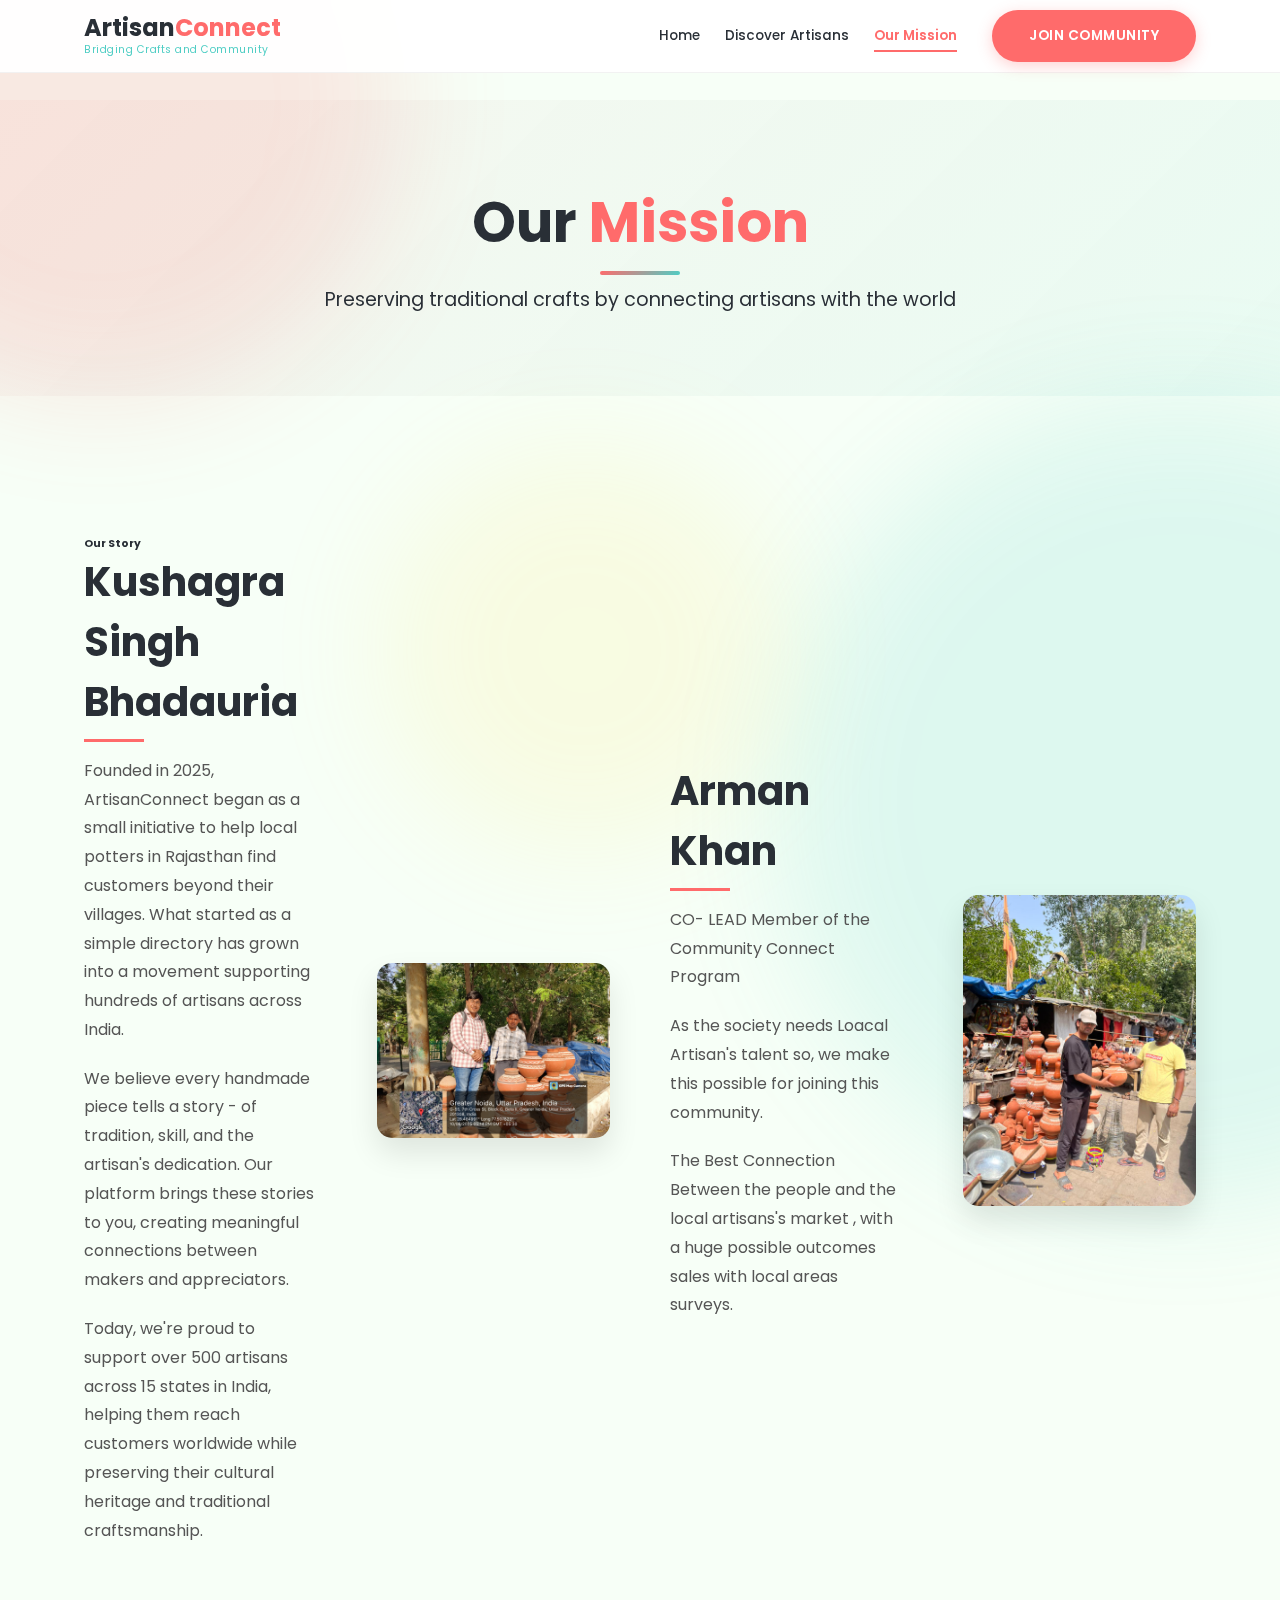
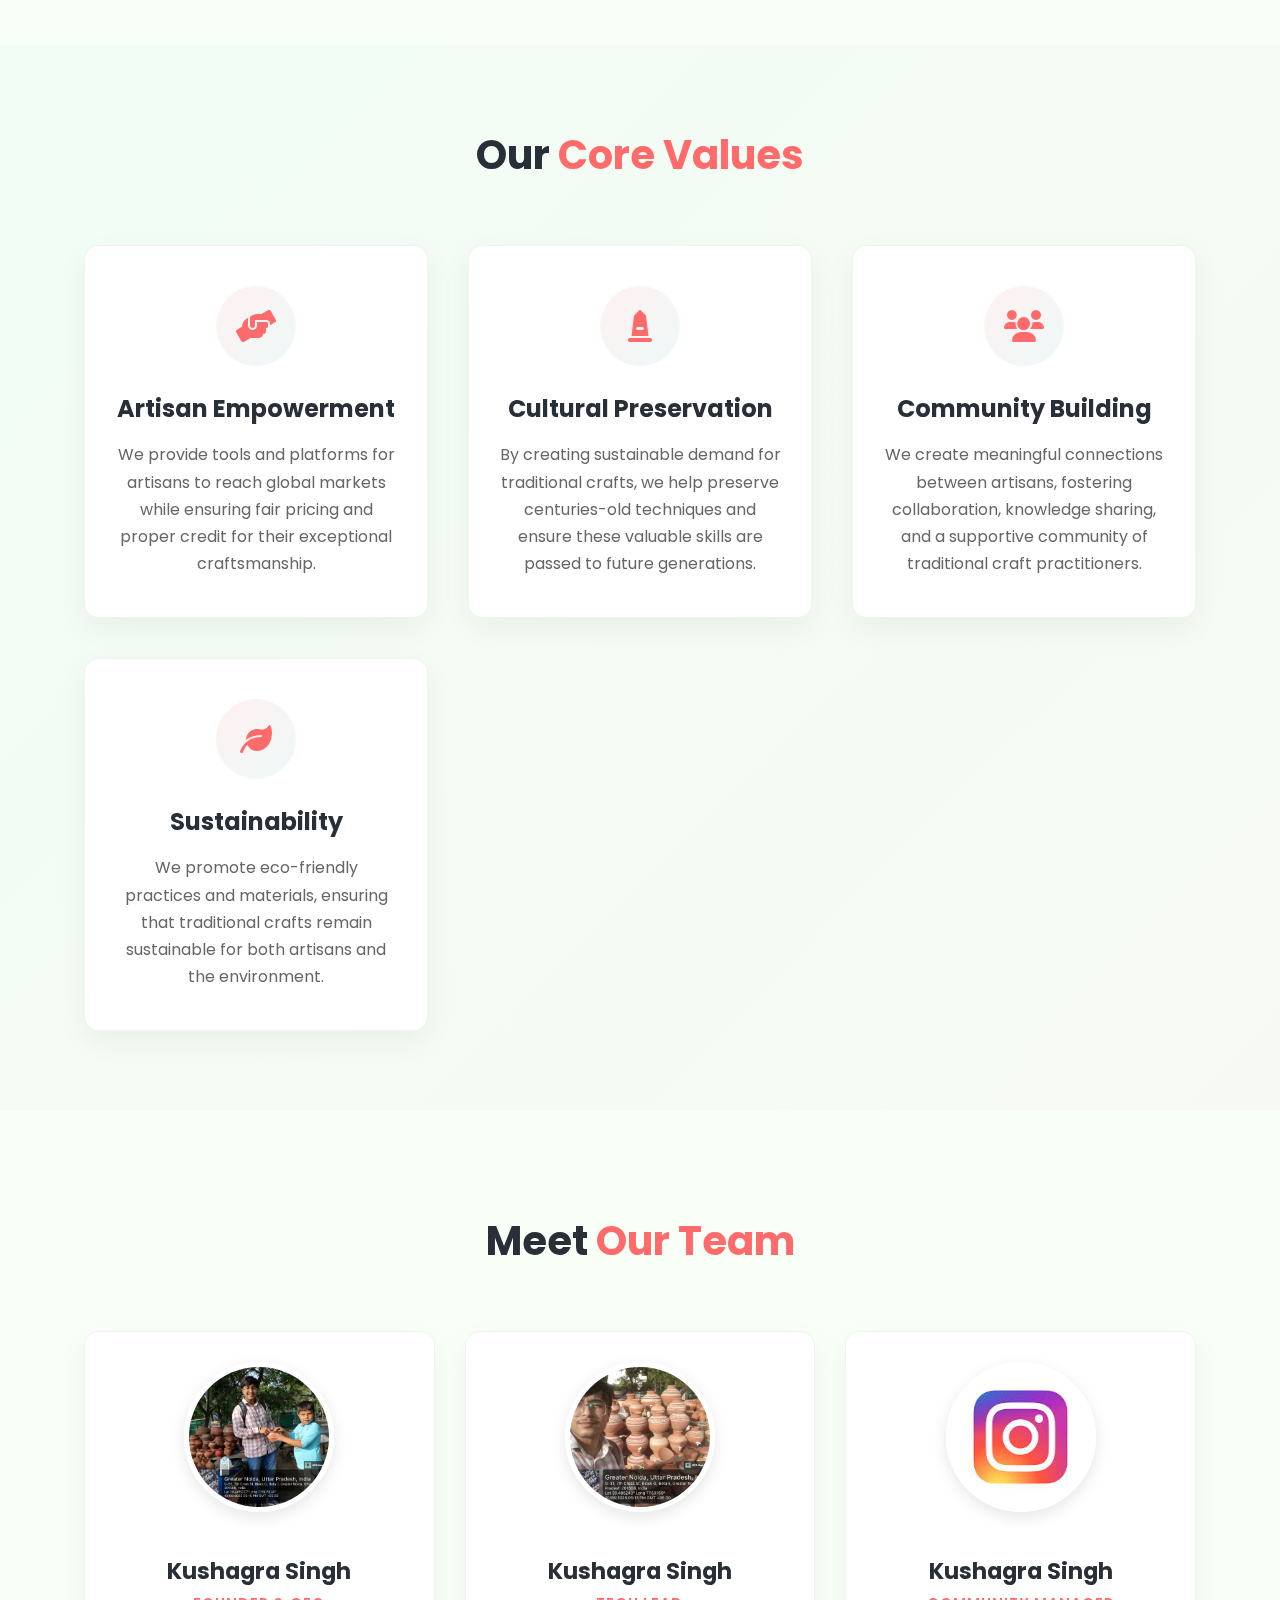
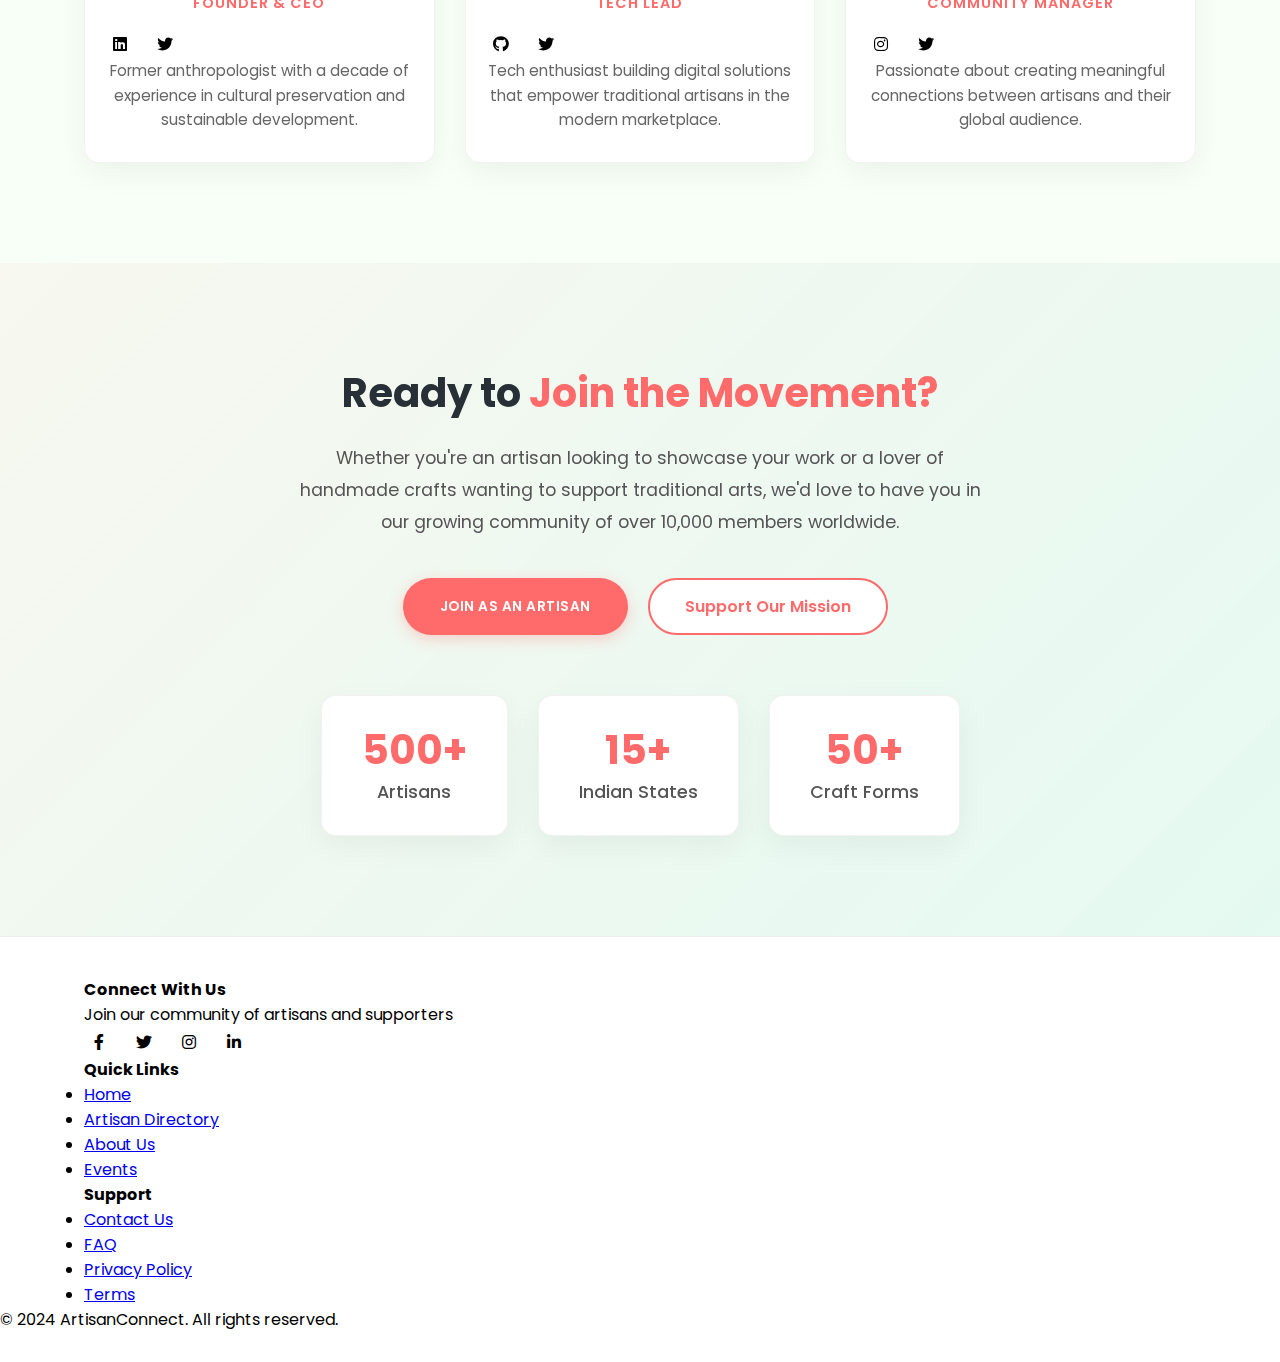
<file: about.html>
<!DOCTYPE html>
<html lang="en">
<head>
    <meta charset="UTF-8">
    <meta name="viewport" content="width=device-width, initial-scale=1.0">
    <title>Our Mission | ArtisanConnect</title>
    <meta name="description" content="Learn about ArtisanConnect's mission to connect artisans with the world and preserve traditional crafts.">
    <link rel="stylesheet" href="css/style.css">
    <link rel="stylesheet" href="css/animations.css">
    <link rel="stylesheet" href="css/about.css">
    <link href="https://fonts.googleapis.com/css2?family=Poppins:wght@300;400;500;600;700&display=swap" rel="stylesheet">
    <link rel="stylesheet" href="https://cdnjs.cloudflare.com/ajax/libs/font-awesome/6.0.0-beta3/css/all.min.css">
</head>
<body class="about-page">
    <!-- Animated Background Elements -->
    <div class="bg-circle circle-1"></div>
    <div class="bg-circle circle-2"></div>
    <div class="bg-circle circle-3"></div>
    
    <header class="main-header">
        <div class="container">
            <a href="index.html" class="logo">
                <h1>Artisan<span>Connect</span></h1>
                <p>Bridging Crafts and Community</p>
            </a>
            <nav>
                <ul>
                    <li><a href="index.html">Home</a></li>
                    <li><a href="artisans.html">Discover Artisans</a></li>
                    <li><a href="about.html" class="active">Our Mission</a></li>
                    <li><a href="/join-community.html" class="btn-cta">Join Community</a></li>
                </ul>
            </nav>
        </div>
    </header>

    <main>
        <section class="about-hero">
            <div class="container">
                <h2 class="animate-pop-in">Our <span>Mission</span></h2>
                <p class="animate-pop-in delay-1">Preserving traditional crafts by connecting artisans with the world</p>
            </div>
        </section>

        <section class="about-story">
        <div class="container">
            <div class="story-content animate-pop-in">
                <h6>Our Story</h6>
                <h3>Kushagra Singh Bhadauria</h3>
                <p>Founded in 2025, ArtisanConnect began as a small initiative to help local potters in Rajasthan find customers beyond their villages. What started as a simple directory has grown into a movement supporting hundreds of artisans across India.</p>
                <p>We believe every handmade piece tells a story - of tradition, skill, and the artisan's dedication. Our platform brings these stories to you, creating meaningful connections between makers and appreciators.</p>
                <p>Today, we're proud to support over 500 artisans across 15 states in India, helping them reach customers worldwide while preserving their cultural heritage and traditional craftsmanship.</p>
            </div>
            <div class="story-image animate-pop-in delay-1">
                <img src="images/1.jpg" alt="Artisans at work" loading="lazy">
            </div>
            <div class="story-content animate-pop-in">
                <h3>Arman Khan</h3>
                <p>CO- LEAD Member of the Community Connect Program</p>
                <p>As the society needs Loacal Artisan's talent so, we make this possible for joining this community.</p>
                <p>The Best Connection Between the people and the local artisans's market , with a huge possible outcomes sales with local areas surveys. </p>
            </div>
            <div class="story-image animate-pop-in delay-1">
                <img src="images/4.jpg" alt="Artisans at work" loading="lazy">
            </div>
        </div>
    </section>

        <section class="about-values">
        <div class="container">
            <h3 class="animate-pop-in">Our <span>Core Values</span></h3>
            <div class="values-grid">
                <div class="value-card animate-pop-in delay-1">
                    <div class="value-icon">
                        <i class="fas fa-hands-helping"></i>
                    </div>
                    <h4>Artisan Empowerment</h4>
                    <p>We provide tools and platforms for artisans to reach global markets while ensuring fair pricing and proper credit for their exceptional craftsmanship.</p>
                </div>
                <div class="value-card animate-pop-in delay-2">
                    <div class="value-icon">
                        <i class="fas fa-monument"></i>
                    </div>
                    <h4>Cultural Preservation</h4>
                    <p>By creating sustainable demand for traditional crafts, we help preserve centuries-old techniques and ensure these valuable skills are passed to future generations.</p>
                </div>
                <div class="value-card animate-pop-in delay-3">
                    <div class="value-icon">
                        <i class="fas fa-users"></i>
                    </div>
                    <h4>Community Building</h4>
                    <p>We create meaningful connections between artisans, fostering collaboration, knowledge sharing, and a supportive community of traditional craft practitioners.</p>
                </div>
                <div class="value-card animate-pop-in delay-4">
                    <div class="value-icon">
                        <i class="fas fa-leaf"></i>
                    </div>
                    <h4>Sustainability</h4>
                    <p>We promote eco-friendly practices and materials, ensuring that traditional crafts remain sustainable for both artisans and the environment.</p>
                </div>
            </div>
        </div>
    </section>

        <section class="about-team">
        <div class="container">
            <h3 class="animate-pop-in">Meet <span>Our Team</span></h3>
            <div class="team-grid">
                <div class="team-member animate-pop-in delay-1">
                    <img src="images/2.jpg" alt="Kushagra Singh - Founder & CEO" loading="lazy">
                    <h4>Kushagra Singh</h4>
                    <p class="role">Founder & CEO</p>
                    <div class="social-links">
                        <a href="#" aria-label="LinkedIn profile"><i class="fab fa-linkedin"></i></a>
                        <a href="#" aria-label="Twitter profile"><i class="fab fa-twitter"></i></a>
                    </div>
                    <p class="bio">Former anthropologist with a decade of experience in cultural preservation and sustainable development.</p>
                </div>
                <div class="team-member animate-pop-in delay-2">
                    <img src="images/3.jpg" alt="Kushagra Singh - Tech Lead" loading="lazy">
                    <h4>Kushagra Singh</h4>
                    <p class="role">Tech Lead</p>
                    <div class="social-links">
                        <a href="#" aria-label="GitHub profile"><i class="fab fa-github"></i></a>
                        <a href="#" aria-label="Twitter profile"><i class="fab fa-twitter"></i></a>
                    </div>
                    <p class="bio">Tech enthusiast building digital solutions that empower traditional artisans in the modern marketplace.</p>
                </div>
                <div class="team-member animate-pop-in delay-3">
                    <img src="images/download.jpeg" alt="Kushagra Singh - Community Manager" loading="lazy">
                    <h4>Kushagra Singh</h4>
                    <p class="role">Community Manager</p>
                    <div class="social-links">
                        <a href="#" aria-label="Instagram profile"><i class="fab fa-instagram"></i></a>
                        <a href="#" aria-label="Twitter profile"><i class="fab fa-twitter"></i></a>
                    </div>
                    <p class="bio">Passionate about creating meaningful connections between artisans and their global audience.</p>
                </div>
            </div>
        </div>
    </section>

        <section class="about-join">
        <div class="container animate-pop-in">
            <h3>Ready to <span>Join the Movement?</span></h3>
            <p>Whether you're an artisan looking to showcase your work or a lover of handmade crafts wanting to support traditional arts, we'd love to have you in our growing community of over 10,000 members worldwide.</p>
            <div class="join-buttons">
                <a href="#" class="btn-cta">Join as an Artisan</a>
                <a href="#" class="btn-secondary">Support Our Mission</a>
            </div>
            <div class="stats-container">
                <div class="stat-item">
                    <span class="stat-number">500+</span>
                    <span class="stat-label">Artisans</span>
                </div>
                <div class="stat-item">
                    <span class="stat-number">15+</span>
                    <span class="stat-label">Indian States</span>
                </div>
                <div class="stat-item">
                    <span class="stat-number">50+</span>
                    <span class="stat-label">Craft Forms</span>
                </div>
            </div>
        </div>
    </section>
    </main>

    <footer class="main-footer">
        <div class="container">
            <div class="footer-col">
                <h4>Connect With Us</h4>
                <p>Join our community of artisans and supporters</p>
                <div class="social-links">
                    <a href="https://facebook.com" target="_blank" aria-label="Facebook"><i class="fab fa-facebook-f"></i></a>
                    <a href="https://twitter.com" target="_blank" aria-label="Twitter"><i class="fab fa-twitter"></i></a>
                    <a href="https://instagram.com" target="_blank" aria-label="Instagram"><i class="fab fa-instagram"></i></a>
                    <a href="https://linkedin.com" target="_blank" aria-label="LinkedIn"><i class="fab fa-linkedin-in"></i></a>
                </div>
            </div>
            <div class="footer-col">
                <h4>Quick Links</h4>
                <ul>
                    <li><a href="index.html">Home</a></li>
                    <li><a href="artisans.html">Artisan Directory</a></li>
                    <li><a href="about.html">About Us</a></li>
                    <li><a href="#">Events</a></li>
                </ul>
            </div>
            <div class="footer-col">
                <h4>Support</h4>
                <ul>
                    <li><a href="#">Contact Us</a></li>
                    <li><a href="#">FAQ</a></li>
                    <li><a href="#">Privacy Policy</a></li>
                    <li><a href="#">Terms</a></li>
                </ul>
            </div>
        </div>
        <div class="copyright">
            <p>&copy; <span id="current-year">2024</span> ArtisanConnect. All rights reserved.</p>
        </div>
    </footer>

    <script src="js/main.js"></script>
    <script>
        // Add smooth scrolling for anchor links
        document.querySelectorAll('a[href^="#"]').forEach(anchor => {
            anchor.addEventListener('click', function (e) {
                e.preventDefault();
                const target = document.querySelector(this.getAttribute('href'));
                if (target) {
                    target.scrollIntoView({
                        behavior: 'smooth',
                        block: 'start'
                    });
                }
            });
        });

        // Add animation on scroll
        const animateOnScroll = () => {
            const elements = document.querySelectorAll('.animate-on-scroll');
            elements.forEach(element => {
                const elementTop = element.getBoundingClientRect().top;
                const windowHeight = window.innerHeight;
                if (elementTop < windowHeight - 100) {
                    element.classList.add('animate-pop-in');
                }
            });
        };

        // Initial check on load
        window.addEventListener('load', animateOnScroll);
        // Check on scroll
        window.addEventListener('scroll', animateOnScroll);
    </script>
</body>
</html>
</file>
<file: css/style.css>
/* ===== BASE STYLES ===== */
:root {
    --primary-color: #FF6B6B;
    --secondary-color: #4ECDC4;
    --accent-color: #FFE66D;
    --dark-color: #292F36;
    --light-color: #F7FFF7;
    --gradient-bg: linear-gradient(135deg, #FF6B6B 0%, #4ECDC4 100%);
    --font-main: 'Poppins', sans-serif;
}

* {
    margin: 0;
    padding: 0;
    box-sizing: border-box;
}

body {
    font-family: var(--font-main);
    color: var(--dark-color);
    background-color: var(--light-color);
    overflow-x: hidden;
    position: relative;
}

.container {
    width: 90%;
    max-width: 1200px;
    margin: 0 auto;
    padding: 0 20px;
}

/* ===== BACKGROUND ELEMENTS ===== */
.bg-circle {
    position: fixed;
    border-radius: 50%;
    filter: blur(60px);
    opacity: 0.15;
    z-index: -1;
}

.circle-1 {
    width: 600px;
    height: 600px;
    background: var(--primary-color);
    top: -200px;
    left: -200px;
}

.circle-2 {
    width: 800px;
    height: 800px;
    background: var(--secondary-color);
    bottom: -300px;
    right: -300px;
}

.circle-3 {
    width: 400px;
    height: 400px;
    background: var(--accent-color);
    top: 50%;
    left: 30%;
}

/* ===== HEADER STYLES ===== */
.main-header {
    padding: 10px 0;
    position: fixed;
    width: 100%;
    top: 0;
    left: 0;
    z-index: 1000;
    transition: all 0.3s ease;
    background-color: rgba(255, 255, 255, 0.95);
    backdrop-filter: blur(8px);
    border-bottom: 1px solid rgba(0, 0, 0, 0.05);
}

.main-header .container {
    display: flex;
    justify-content: space-between;
    align-items: center;
}

.main-header.scrolled {
    padding: 8px 0;
    background-color: rgba(255, 255, 255, 0.95);
    box-shadow: 0 2px 15px rgba(0, 0, 0, 0.1);
}

.logo {
    display: flex;
    flex-direction: column;
    z-index: 1001;
    text-decoration: none;
    color: inherit;
}

.logo h1 {
    font-size: 1.5rem;
    font-weight: 700;
    color: var(--dark-color);
    margin: 0;
    line-height: 1.2;
    transition: color 0.3s ease;
}

.logo:hover h1 {
    color: var(--primary-color);
}

.logo h1 span {
    color: var(--primary-color);
    transition: color 0.3s ease;
}

.logo:hover h1 span {
    color: var(--dark-color);
}

.logo p {
    font-size: 0.65rem;
    color: var(--secondary-color);
    font-weight: 400;
    letter-spacing: 0.5px;
    margin: 0;
    transition: color 0.3s ease;
}

.logo:hover p {
    color: var(--primary-color);
}

/* Navigation */
.main-header nav {
    display: flex;
    align-items: center;
}

nav ul {
    display: flex;
    list-style: none;
    margin: 0;
    padding: 0;
    align-items: center;
    gap: 25px;
}

nav li {
    position: relative;
}

nav a {
    text-decoration: none;
    color: var(--dark-color);
    font-weight: 500;
    font-size: 0.85rem;
    transition: all 0.3s ease;
    position: relative;
    padding: 6px 0;
    display: block;
}

nav a:not(.btn-cta)::after {
    content: '';
    position: absolute;
    bottom: 0;
    left: 0;
    width: 0;
    height: 2px;
    background: var(--primary-color);
    transition: width 0.3s ease;
}

nav a:not(.btn-cta):hover::after,
nav a:not(.btn-cta).active::after {
    width: 100%;
}

nav a:hover {
    color: var(--primary-color);
}

nav a.active {
    color: var(--primary-color);
    font-weight: 600;
}

/* CTA Button */
.btn-cta {
    background: var(--gradient-bg);
    color: white !important;
    padding: 10px 24px !important;
    border-radius: 30px;
    font-weight: 600 !important;
    transition: all 0.3s ease !important;
    margin-left: 10px;
    border: none;
    cursor: pointer;
    text-transform: uppercase;
    font-size: 0.85rem !important;
    letter-spacing: 0.5px;
    box-shadow: 0 4px 15px rgba(255, 107, 107, 0.3);
}

.btn-cta:hover {
    transform: translateY(-2px) !important;
    box-shadow: 0 6px 20px rgba(255, 107, 107, 0.4) !important;
}

/* Mobile Menu Toggle */
.menu-toggle {
    display: none;
    flex-direction: column;
    justify-content: space-between;
    width: 30px;
    height: 21px;
    cursor: pointer;
    z-index: 1001;
}

.menu-toggle span {
    display: block;
    height: 3px;
    width: 100%;
    background: var(--dark-color);
    border-radius: 3px;
    transition: all 0.3s ease;
}

/* Responsive Styles */
@media (max-width: 992px) {
    .menu-toggle {
        display: flex;
    }
    
    nav {
        position: fixed;
        top: 0;
        right: -100%;
        width: 80%;
        max-width: 400px;
        height: 100vh;
        background: white;
        padding: 100px 30px 30px;
        box-shadow: -5px 0 30px rgba(0, 0, 0, 0.1);
        transition: right 0.4s ease;
        z-index: 1000;
    }
    
    nav.active {
        right: 0;
    }
    
    nav ul {
        flex-direction: column;
        align-items: flex-start;
        gap: 15px;
    }
    
    .btn-cta {
        margin: 20px 0 0;
        width: 100%;
        text-align: center;
    }
    
    .menu-toggle.active span:nth-child(1) {
        transform: translateY(9px) rotate(45deg);
    }
    
    .menu-toggle.active span:nth-child(2) {
        opacity: 0;
    }
    
    .menu-toggle.active span:nth-child(3) {
        transform: translateY(-9px) rotate(-45deg);
    }
}

/* ===== HERO SECTION ===== */
.hero {
    padding: 150px 0 100px;
    position: relative;
    overflow: hidden;
    background: linear-gradient(135deg, #f5f9f5 0%, #ffffff 100%);
    margin-bottom: 40px;
}

.hero .container {
    display: flex;
    align-items: flex-start;
    position: relative;
    z-index: 2;
    gap: 0;
}

.hero-content {
    flex: 1;
    max-width: 650px;
    position: relative;
    text-align: center;
    margin: 0 auto;
}

.hero-content h1 {
    font-size: 3.5rem;
    font-weight: 800;
    line-height: 1.1;
    margin-bottom: 1.2rem;
    color: var(--dark-color);
    letter-spacing: -0.5px;
}

.hero-content h1 span {
    color: var(--primary-color);
    position: relative;
    display: inline-block;
}

.hero-content h1 span::after {
    content: '';
    position: absolute;
    bottom: 12px;
    left: 0;
    width: 100%;
    height: 18px;
    background: rgba(255, 230, 109, 0.5);
    z-index: -1;
    transform: rotate(-1deg);
    border-radius: 4px;
}

.hero-content p {
    font-size: 1.4rem;
    color: #555;
    margin-bottom: 2.5rem;
    max-width: 600px;
    line-height: 1.7;
    font-weight: 400;
}

.hero-image {
    flex: 1 1 45%;
    display: flex;
    justify-content: center;
    align-items: center;
    position: relative;
    border-radius: 16px;
    overflow: hidden;
    box-shadow: 0 15px 30px -8px rgba(0, 0, 0, 0.1);
    height: 450px;
    min-width: 400px;
    align-self: flex-start;
    margin-left: auto;
}

.hero-image img {
    width: 100%;
    height: 100%;
    object-fit: cover;
    object-position: center 30%;
    transition: transform 0.5s ease;
}

.hero-image-overlay {
    position: absolute;
    top: 0;
    left: 0;
    right: 0;
    bottom: 0;
    background: linear-gradient(45deg, rgba(0,0,0,0.3) 0%, rgba(0,0,0,0.1) 100%);
}

.hero-stats {
    display: flex;
    gap: 30px;
    margin-top: 40px;
    flex-wrap: wrap;
    justify-content: center;
}

.stat-item {
    text-align: center;
}

.stat-number {
    display: block;
    font-size: 2.5rem;
    font-weight: 700;
    color: var(--primary-color);
    line-height: 1;
    margin-bottom: 5px;
}

.stat-label {
    font-size: 1rem;
    color: #666;
    font-weight: 500;
}

.hero-shape {
    position: absolute;
    bottom: 0;
    left: 0;
    width: 100%;
    overflow: hidden;
    line-height: 0;
}

.hero-shape svg {
    position: relative;
    display: block;
    width: calc(100% + 1.3px);
    height: 100px;
}

.hero-shape path {
    fill: #ffffff;
}

/* Hero Decorative Elements */
.hero::before {
    content: '';
    position: absolute;
    top: -50%;
    right: -20%;
    width: 100%;
    height: 200%;
    background: radial-gradient(circle, var(--secondary-color) 0%, transparent 70%);
    opacity: 0.08;
    z-index: 1;
}

/* Search Bar Styles */
.search-bar {
    display: flex;
    max-width: 600px;
    background: white;
    border-radius: 50px;
    overflow: hidden;
    box-shadow: 0 10px 30px rgba(0, 0, 0, 0.1);
    transition: all 0.3s ease;
}

.search-bar:hover {
    transform: translateY(-2px);
    box-shadow: 0 15px 35px rgba(0, 0, 0, 0.12);
}

.search-bar input {
    flex: 1;
    padding: 20px 30px;
    border: none;
    font-size: 1.1rem;
    outline: none;
    background: transparent;
    color: var(--dark-color);
}

.search-bar input::placeholder {
    color: #999;
    font-weight: 400;
}

.search-bar button {
    background: var(--gradient-bg);
    color: white;
    border: none;
    padding: 0 40px;
    font-size: 1.1rem;
    font-weight: 600;
    cursor: pointer;
    transition: all 0.3s ease;
}

.search-bar button:hover {
    background: linear-gradient(135deg, #ff7b7b 0%, #5ad8d1 100%);
    transform: scale(1.02);
}

/* Responsive Design */
@media (max-width: 1200px) {
    .hero-content h2 {
        font-size: 4rem;
    }
}

@media (max-width: 992px) {
    .hero .container {
        flex-direction: column;
        text-align: center;
    }
    
    .hero-content {
        margin-bottom: 4rem;
        max-width: 100%;
    }
    
    .hero-content p {
        margin-left: auto;
        margin-right: auto;
    }
    
    .search-bar {
        margin: 0 auto;
    }
    
    .hero-image {
        margin-top: 2rem;
    }
}

@media (max-width: 768px) {
    .hero {
        padding: 160px 0 100px;
    }
    
    .hero-content h2 {
        font-size: 3rem;
    }
    
    .hero-content p {
        font-size: 1.2rem;
    }
    
    .search-bar {
        flex-direction: column;
        border-radius: 15px;
        max-width: 100%;
    }
    
    .search-bar input {
        padding: 15px 20px;
        text-align: center;
    }
    
    .search-bar button {
        padding: 15px;
        border-radius: 0 0 15px 15px;
    }
}

/* Responsive Design */
@media (max-width: 1200px) {
    .hero .container {
        gap: 30px;
    }
    
    .hero-content h1 {
        font-size: 3.2rem;
    }
    
    .hero-image {
        height: 400px;
        min-width: 350px;
    }
}

@media (max-width: 992px) {
    .hero {
        padding: 120px 0 80px;
    }
    
    .hero .container {
        flex-direction: column;
        text-align: center;
        align-items: center;
    }
    
    .hero-content {
        max-width: 100%;
        margin-bottom: 40px;
        display: flex;
        flex-direction: column;
        align-items: center;
    }
    
    .hero-content h1 {
        font-size: 2.8rem;
    }
    
    .hero-content p {
        margin: 0 auto 2rem;
    }
    
    .hero-stats {
        justify-content: center;
        margin-top: 30px;
    }
    
    .hero-image {
        width: 100%;
        min-width: 100%;
        height: 400px;
    }
    
    .search-bar {
        margin: 0 auto;
    }
}

@media (max-width: 768px) {
    .hero {
        padding: 100px 0 60px;
    }
    
    .hero-content h1 {
        font-size: 2.5rem;
    }
    
    .hero-content h1 span::after {
        height: 15px;
        bottom: 10px;
    }
    
    .hero-content p {
        font-size: 1.2rem;
    }
    
    .hero-stats {
        gap: 20px;
    }
    
    .stat-number {
        font-size: 2rem;
    }
    
    .hero-image {
        height: 350px;
    }
}

@media (max-width: 576px) {
    .hero {
        padding: 90px 0 50px;
    }
    
    .hero-content h1 {
        font-size: 2.2rem;
    }
    
    .hero-content h1 span::after {
        height: 12px;
        bottom: 8px;
    }
    
    .hero-content p {
        font-size: 1.1rem;
    }
    
    .hero-stats {
        flex-direction: column;
        gap: 15px;
        align-items: center;
    }
    
    .stat-item {
        width: 100%;
    }
    
    .hero-image {
        height: 280px;
    }
    
    .search-bar {
        flex-direction: column;
        max-width: 100%;
    }
    
    .search-bar input {
        padding: 15px 20px;
        text-align: center;
    }
    
    .search-bar button {
        padding: 15px;
        border-radius: 0 0 15px 15px;
    }
}

.hero-content p {
    font-size: 1.4rem;
    margin-bottom: 2.5rem;
    color: #555;
}

.search-bar {
    display: flex;
    max-width: 600px;
    box-shadow: 0 5px 20px rgba(0,0,0,0.1);
    border-radius: 50px;
    overflow: hidden;
}

.search-bar input {
    flex: 1;
    padding: 15px 25px;
    border: none;
    font-size: 1rem;
    outline: none;
}

.search-bar button {
    background: var(--gradient-bg);
    color: white;
    border: none;
    padding: 0 30px;
    font-weight: 600;
    cursor: pointer;
    transition: all 0.3s;
}

.search-bar button:hover {
    opacity: 0.9;
}

.hero-image {
    position: absolute;
    right: 0;
    top: 50%;
    transform: translateY(-50%);
    width: 50%;
    max-width: 600px;
}

.hero-image img {
    width: 100%;
    height: auto;
    animation: float 6s ease-in-out infinite;
}

/* ===== FEATURES SECTION ===== */
.features {
    padding: 100px 0;
    background-color: white;
    position: relative;
    z-index: 1;
}

.features h3 {
    text-align: center;
    font-size: 2.5rem;
    margin-bottom: 60px;
    position: relative;
}

.features h3::after {
    content: '';
    position: absolute;
    bottom: -15px;
    left: 50%;
    transform: translateX(-50%);
    width: 80px;
    height: 4px;
    background: var(--gradient-bg);
    border-radius: 2px;
}

.features-grid {
    display: grid;
    grid-template-columns: repeat(auto-fit, minmax(300px, 1fr));
    gap: 30px;
}

.feature-card {
    background: white;
    padding: 30px;
    border-radius: 15px;
    box-shadow: 0 5px 30px rgba(0,0,0,0.05);
    transition: transform 0.3s, box-shadow 0.3s;
    text-align: center;
}

.feature-card:hover {
    transform: translateY(-10px);
    box-shadow: 0 15px 30px rgba(0,0,0,0.1);
}

.icon-box {
    width: 80px;
    height: 80px;
    margin: 0 auto 20px;
    background: linear-gradient(135deg, rgba(78, 205, 196, 0.1) 0%, rgba(255, 107, 107, 0.1) 100%);
    border-radius: 50%;
    display: flex;
    align-items: center;
    justify-content: center;
}

.icon-box img {
    width: 40px;
    height: 40px;
}

.feature-card h4 {
    font-size: 1.5rem;
    margin-bottom: 15px;
    color: var(--dark-color);
}

.feature-card p {
    color: #666;
    line-height: 1.6;
}

/* ===== SPOTLIGHT SECTION ===== */
.spotlight {
    position: relative;
    background: linear-gradient(135deg, #f7fff7 60%, #e0f7fa 100%);
    padding: 0 0 120px 0;
    overflow: hidden;
}
.spotlight-wave {
    width: 100%;
    margin-bottom: -2rem;
}
.spotlight h3 {
    text-align: center;
    font-size: 2.8rem;
    font-weight: 800;
    margin-bottom: 0.5rem;
    letter-spacing: -1px;
}
.spotlight h3 span {
    color: var(--secondary-color);
    background: linear-gradient(90deg, var(--secondary-color) 60%, var(--primary-color) 100%);
    background-clip: text;
    -webkit-background-clip: text;
    -webkit-text-fill-color: transparent;
}
.spotlight-subtitle {
    text-align: center;
    color: #666;
    font-size: 1.15rem;
    margin-bottom: 2.5rem;
    max-width: 600px;
    margin-left: auto;
    margin-right: auto;
}
.spotlight .container {
    display: flex;
    flex-direction: column;
    align-items: center;
    width: 100vw;
    max-width: 100vw;
    padding-left: 0;
    padding-right: 0;
}
.artisan-grid {
    display: flex;
    flex-wrap: wrap;
    justify-content: center;
    gap: 40px 32px;
    width: 100%;
    max-width: 1200px;
    margin: 0 auto 48px auto;
}
.artisan-card {
    background: #fff;
    border-radius: 22px;
    box-shadow: 0 8px 32px rgba(78,205,196,0.08), 0 1.5px 8px rgba(41,47,54,0.06);
    transition: transform 0.25s cubic-bezier(.4,2,.6,1), box-shadow 0.25s;
    width: 320px;
    max-width: 90vw;
    padding-bottom: 1.5rem;
    display: flex;
    flex-direction: column;
    align-items: center;
    position: relative;
}
.artisan-card:hover {
    transform: translateY(-10px) scale(1.03);
    box-shadow: 0 16px 40px rgba(78,205,196,0.13), 0 3px 16px rgba(41,47,54,0.10);
}
.artisan-image-wrap {
    position: relative;
    width: 120px;
    height: 120px;
    margin-top: -40px;
    margin-bottom: 1.2rem;
    border-radius: 50%;
    overflow: hidden;
    box-shadow: 0 4px 16px rgba(78,205,196,0.10);
    border: 4px solid #fff;
    background: #f7fff7;
    display: flex;
    align-items: center;
    justify-content: center;
}
.artisan-image-wrap img {
    width: 100%;
    height: 100%;
    object-fit: cover;
    border-radius: 50%;
    transition: transform 0.4s cubic-bezier(.4,2,.6,1);
}
.artisan-card:hover .artisan-image-wrap img {
    transform: scale(1.08);
}
.artisan-badge {
    position: absolute;
    top: 8px;
    right: 8px;
    background: var(--primary-color);
    color: #fff;
    border-radius: 50%;
    width: 32px;
    height: 32px;
    display: flex;
    align-items: center;
    justify-content: center;
    font-size: 1.1rem;
    box-shadow: 0 2px 8px rgba(255,107,107,0.12);
    z-index: 2;
}
.artisan-info {
    padding: 0 1.5rem;
    text-align: center;
}
.artisan-info h4 {
    font-size: 1.3rem;
    font-weight: 700;
    margin-bottom: 0.3rem;
    color: var(--dark-color);
}
.artisan-info p {
    color: #666;
    font-size: 1.05rem;
    margin-bottom: 1.2rem;
}
.btn-profile {
    display: inline-flex;
    align-items: center;
    gap: 0.5em;
    padding: 10px 26px;
    background: linear-gradient(90deg, var(--primary-color), var(--secondary-color));
    color: #fff;
    border-radius: 30px;
    font-size: 1rem;
    font-weight: 600;
    text-decoration: none;
    border: none;
    box-shadow: 0 2px 12px rgba(255,107,107,0.10);
    transition: background 0.2s, transform 0.2s;
}
.btn-profile:hover {
    background: linear-gradient(90deg, var(--secondary-color), var(--primary-color));
    transform: translateY(-2px) scale(1.04);
}
.btn-view-all.big {
    display: inline-flex;
    align-items: center;
    gap: 0.7em;
    font-size: 1.15rem;
    padding: 18px 44px;
    background: linear-gradient(90deg, var(--dark-color), var(--secondary-color));
    color: #fff;
    border-radius: 40px;
    font-weight: 700;
    margin: 0 auto;
    box-shadow: 0 4px 18px rgba(41,47,54,0.10);
    transition: background 0.2s, transform 0.2s;
    border: none;
    text-decoration: none;
}
.btn-view-all.big:hover {
    background: linear-gradient(90deg, var(--secondary-color), var(--dark-color));
    transform: translateY(-3px) scale(1.03);
}
@media (max-width: 900px) {
    .artisan-grid {
        gap: 32px 16px;
    }
    .artisan-card {
        width: 90vw;
        max-width: 400px;
    }
}
@media (max-width: 600px) {
    .spotlight h3 {
        font-size: 2rem;
    }
    .spotlight-subtitle {
        font-size: 1rem;
    }
    .artisan-grid {
        flex-direction: column;
        gap: 24px 0;
    }
    .artisan-card {
        width: 98vw;
        max-width: 98vw;
        padding-bottom: 1.2rem;
    }
    .artisan-image-wrap {
        width: 90px;
        height: 90px;
        margin-top: -30px;
    }
}

/* ===== FOOTER STYLES ===== */
.main-footer {
    background-color: #ffffff;
    color: #000000;
    font-family: var(--font-main);
    position: relative;
    padding: 40px 0 30px;
    border-top: 1px solid #eeeeee;
}

.footer-top {
    margin-bottom: 20px;
}

.footer-top .container {
    display: flex;
    justify-content: space-between;
    align-items: center;
    max-width: 1200px;
    margin: 0 auto;
    padding: 0 20px;
}

.footer-logo h2 {
    color: #000000;
    margin: 0;
    font-size: 1.5rem;
    font-weight: 700;
    letter-spacing: 1px;
}

.footer-nav ul {
    display: flex;
    list-style: none;
    margin: 0;
    padding: 0;
    gap: 25px;
}

.footer-nav a {
    color: #000000;
    text-decoration: none;
    font-size: 0.85rem;
    font-weight: 500;
    letter-spacing: 0.5px;
    text-transform: uppercase;
    transition: color 0.3s ease;
}

.footer-nav a:hover {
    color: #666666;
}

.social-links {
    display: flex;
    gap: 15px;
}

.social-links a {
    color: #000000;
    font-size: 1rem;
    width: 30px;
    height: 30px;
    display: flex;
    align-items: center;
    justify-content: center;
    transition: color 0.3s ease;
    text-decoration: none;
}

.social-links a:hover {
    color: #666666;
}

.footer-divider {
    height: 1px;
    background-color: #dddddd;
    width: 100%;
    margin: 0;
}

.footer-bottom {
    text-align: center;
    padding: 20px 0 0;
}

.footer-bottom p {
    margin: 0;
    font-size: 0.75rem;
    color: #666666;
    letter-spacing: 0.5px;
}

/* Responsive Styles */
@media (max-width: 768px) {
    .footer-top .container {
        flex-direction: column;
        gap: 20px;
    }
    
    .footer-nav ul {
        flex-wrap: wrap;
        justify-content: center;
        gap: 15px;
    }
    
    .footer-logo,
    .social-links {
        margin: 10px 0;
    }
}

/* ===== RESPONSIVE STYLES ===== */
@media (max-width: 992px) {
    .hero-content h2 {
        font-size: 2.8rem;
    }
    
    .hero-image {
        width: 45%;
    }
}

@media (max-width: 768px) {
    .hero-content h2 {
        font-size: 2rem;
    }
    
    .features h3, .spotlight h3 {
        font-size: 2rem;
    }
    
    .main-footer .container {
        flex-direction: column;
        gap: 30px;
    }
    
    .footer-col {
        text-align: center;
        margin-bottom: 30px;
        padding: 0;
    }
    
    .footer-col h4::after {
        left: 50%;
        transform: translateX(-50%);
    }
    
    .social-links {
        justify-content: center;
    }
    
    .footer-col p {
        margin: 0 auto 15px;
    }
    
    .footer-col ul a:hover {
        padding-left: 0;
    }
    
    .footer-col ul a::before {
        display: none;
    }
}

.gap{
    height: 10px;
    width: 10px;
    display: flex;
    
}
</file>
<file: css/animations.css>
/* ===== ANIMATIONS ===== */
@keyframes float {
    0% { transform: translateY(0px); }
    50% { transform: translateY(-20px); }
    100% { transform: translateY(0px); }
}

@keyframes popIn {
    0% { opacity: 0; transform: scale(0.8); }
    100% { opacity: 1; transform: scale(1); }
}

@keyframes slideIn {
    0% { opacity: 0; transform: translateX(100px); }
    100% { opacity: 1; transform: translateX(0); }
}

@keyframes fadeIn {
    0% { opacity: 0; }
    100% { opacity: 1; }
}

.animate-pop-in {
    animation: popIn 0.8s cubic-bezier(0.22, 0.61, 0.36, 1) forwards;
}

.animate-slide-in {
    animation: slideIn 1s cubic-bezier(0.22, 0.61, 0.36, 1) forwards;
}

.animate-fade-in {
    animation: fadeIn 1.5s ease forwards;
}

.delay-1 { animation-delay: 0.2s; }
.delay-2 { animation-delay: 0.4s; }
.delay-3 { animation-delay: 0.6s; }
.delay-4 { animation-delay: 0.8s; }
.delay-5 { animation-delay: 1s; }
</file>
<file: css/about.css>
/* ===== ABOUT PAGE STYLES ===== */
.about-page {
    padding-top: 100px;
}

/* Hero Section */
.about-hero {
    text-align: center;
    padding: 80px 0;
    background: linear-gradient(135deg, rgba(255, 107, 107, 0.05) 0%, rgba(78, 205, 196, 0.08) 100%);
    margin-bottom: 60px;
    position: relative;
    overflow: hidden;
}

.about-hero h2 {
    font-size: 3.5rem;
    margin-bottom: 20px;
    color: var(--dark-color);
    position: relative;
    display: inline-block;
}

.about-hero h2 span {
    color: var(--primary-color);
    position: relative;
}

.about-hero h2::after {
    content: '';
    position: absolute;
    bottom: -10px;
    left: 50%;
    transform: translateX(-50%);
    width: 80px;
    height: 4px;
    background: var(--gradient-bg);
    border-radius: 2px;
}

.about-hero p {
    font-size: 1.2rem;
    color: var(--dark-color);
    max-width: 700px;
    margin: 0 auto;
    line-height: 1.6;
}

/* Story Section */
.about-story {
    padding: 80px 0;
    position: relative;
}

.about-story .container {
    display: flex;
    align-items: center;
    gap: 60px;
}

.story-content {
    flex: 1;
}

.story-content h3 {
    font-size: 2.5rem;
    margin-bottom: 25px;
    color: var(--dark-color);
    position: relative;
    display: inline-block;
}

.story-content h3::after {
    content: '';
    position: absolute;
    bottom: -10px;
    left: 0;
    width: 60px;
    height: 3px;
    background: var(--primary-color);
}

.story-content p {
    margin-bottom: 20px;
    line-height: 1.8;
    color: #555;
}

.story-image {
    flex: 1;
    border-radius: 15px;
    overflow: hidden;
    box-shadow: 0 15px 30px rgba(0, 0, 0, 0.1);
    transition: transform 0.3s ease;
}

.story-image:hover {
    transform: translateY(-5px);
}

.story-image img {
    width: 100%;
    height: auto;
    display: block;
    transition: transform 0.5s ease;
}

.story-image:hover img {
    transform: scale(1.05);
}

/* Values Section */
.about-values {
    padding: 80px 0;
    background: linear-gradient(135deg, rgba(78, 205, 196, 0.03) 0%, rgba(255, 107, 107, 0.03) 100%);
}

.about-values h3 {
    text-align: center;
    align-items: center;
    font-size: 2.5rem;
    margin: 0 auto 60px;
    color: var(--dark-color);
    position: relative;
    display: block;
    width: 100%;
}

.about-values h3 span {
    color: var(--primary-color);
}

.values-grid {
    display: grid;
    grid-template-columns: repeat(auto-fit, minmax(300px, 1fr));
    gap: 40px;
    margin-top: 40px;
}

.value-card {
    background: white;
    padding: 40px 30px;
    border-radius: 15px;
    text-align: center;
    box-shadow: 0 10px 30px rgba(0, 0, 0, 0.05);
    transition: all 0.3s ease;
    border: 1px solid rgba(0, 0, 0, 0.05);
}

.value-card:hover {
    transform: translateY(-10px);
    box-shadow: 0 15px 40px rgba(0, 0, 0, 0.1);
}

.value-icon {
    width: 80px;
    height: 80px;
    margin: 0 auto 25px;
    background: linear-gradient(135deg, rgba(255, 107, 107, 0.1) 0%, rgba(78, 205, 196, 0.1) 100%);
    border-radius: 50%;
    display: flex;
    align-items: center;
    justify-content: center;
    font-size: 2rem;
    color: var(--primary-color);
}

.value-card h4 {
    font-size: 1.5rem;
    margin-bottom: 15px;
    color: var(--dark-color);
}

.value-card p {
    color: #666;
    line-height: 1.7;
}

/* Team Section */
.about-team {
    padding: 100px 0;
}

.about-team h3 {
    text-align: center;
    align-items: center;
    font-size: 2.5rem;
    margin: 0 auto 60px;
    color: var(--dark-color);
    position: relative;
    display: block;
    width: 100%;
}

.about-team h3 span {
    color: var(--primary-color);
}

.team-grid {
    display: grid;
    grid-template-columns: repeat(auto-fit, minmax(250px, 1fr));
    gap: 30px;
    margin-top: 40px;
}

.team-member {
    text-align: center;
    padding: 30px 20px;
    background: white;
    border-radius: 15px;
    box-shadow: 0 10px 30px rgba(0, 0, 0, 0.05);
    transition: all 0.3s ease;
    border: 1px solid rgba(0, 0, 0, 0.05);
}

.team-member:hover {
    transform: translateY(-10px);
    box-shadow: 0 15px 40px rgba(0, 0, 0, 0.1);
}

.team-member img {
    width: 150px;
    height: 150px;
    border-radius: 50%;
    object-fit: cover;
    margin: 0 auto 20px;
    border: 5px solid rgba(255, 255, 255, 0.9);
    box-shadow: 0 5px 15px rgba(0, 0, 0, 0.1);
}

.team-member h4 {
    font-size: 1.4rem;
    margin: 15px 0 5px;
    color: var(--dark-color);
}

.team-member .role {
    color: var(--primary-color);
    font-weight: 600;
    margin-bottom: 15px;
    font-size: 0.9rem;
    text-transform: uppercase;
    letter-spacing: 1px;
}

.team-member .bio {
    color: #666;
    font-size: 0.95rem;
    line-height: 1.6;
}

/* Join Section */
.about-join {
    padding: 100px 0;
    text-align: center;
    background: linear-gradient(135deg, rgba(255, 107, 107, 0.05) 0%, rgba(78, 205, 196, 0.1) 100%);
}

.about-join h3 {
    font-size: 2.5rem;
    margin-bottom: 20px;
    color: var(--dark-color);
}

.about-join h3 span {
    color: var(--primary-color);
    position: relative;
}

.about-join p {
    max-width: 700px;
    margin: 0 auto 40px;
    color: #555;
    font-size: 1.1rem;
    line-height: 1.8;
}

.join-buttons {
    display: flex;
    gap: 20px;
    justify-content: center;
    flex-wrap: wrap;
    margin-bottom: 60px;
}

.btn-cta, .btn-secondary {
    padding: 14px 35px !important;
    border-radius: 30px;
    font-weight: 600 !important;
    font-size: 1rem;
    transition: all 0.3s ease !important;
    text-decoration: none;
    display: inline-flex;
    align-items: center;
    justify-content: center;
    min-width: 200px;
    text-align: center;
    border: 2px solid transparent;
}

.btn-cta {
    background: var(--primary-color);
    color: white !important;
    box-shadow: 0 4px 15px rgba(255, 107, 107, 0.3);
}

.btn-cta:hover {
    transform: translateY(-3px);
    box-shadow: 0 7px 20px rgba(255, 107, 107, 0.4);
    background: var(--primary-dark);
}

.btn-secondary {
    background: white;
    color: var(--primary-color) !important;
    border-color: var(--primary-color);
}

.btn-secondary:hover {
    background: var(--primary-color);
    color: white !important;
    transform: translateY(-3px);
    box-shadow: 0 5px 15px rgba(255, 107, 107, 0.3);
}

.stats-container {
    display: flex;
    justify-content: center;
    gap: 30px;
    margin-top: 60px;
    flex-wrap: wrap;
}

.stat-item {
    background: white;
    padding: 30px 40px;
    border-radius: 15px;
    box-shadow: 0 10px 30px rgba(0, 0, 0, 0.05);
    text-align: center;
    min-width: 180px;
    transition: transform 0.3s ease, box-shadow 0.3s ease;
    border: 1px solid rgba(0, 0, 0, 0.05);
}

.stat-item:hover {
    transform: translateY(-5px);
    box-shadow: 0 15px 40px rgba(0, 0, 0, 0.1);
}

.stat-number {
    display: block;
    font-size: 2.5rem;
    font-weight: 700;
    color: var(--primary-color);
    margin-bottom: 5px;
    line-height: 1.2;
}

.stat-label {
    font-size: 1.1rem;
    color: #555;
    font-weight: 500;
}

/* Responsive Styles */
@media (max-width: 992px) {
    .about-story .container {
        flex-direction: column;
    }
    
    .story-image {
        order: -1;
        margin-bottom: 40px;
    }
    
    .about-hero h2 {
        font-size: 2.8rem;
    }
}

@media (max-width: 768px) {
    .about-hero h2 {
        font-size: 2.2rem;
    }
    
    .about-hero p {
        font-size: 1rem;
    }
    
    .story-content h3,
    .about-values h3,
    .about-team h3,
    .about-join h3 {
        font-size: 2rem;
    }
    
    .values-grid,
    .team-grid {
        grid-template-columns: 1fr;
    }
    
    .join-buttons {
        flex-direction: column;
        align-items: center;
    }
    
    .btn-cta,
    .btn-secondary {
        width: 100%;
        max-width: 250px;
        margin: 5px 0;
    }
}

/* Animation Delays */
.delay-1 { animation-delay: 0.2s; }
.delay-2 { animation-delay: 0.4s; }
.delay-3 { animation-delay: 0.6s; }
.delay-4 { animation-delay: 0.8s; }
</file>
